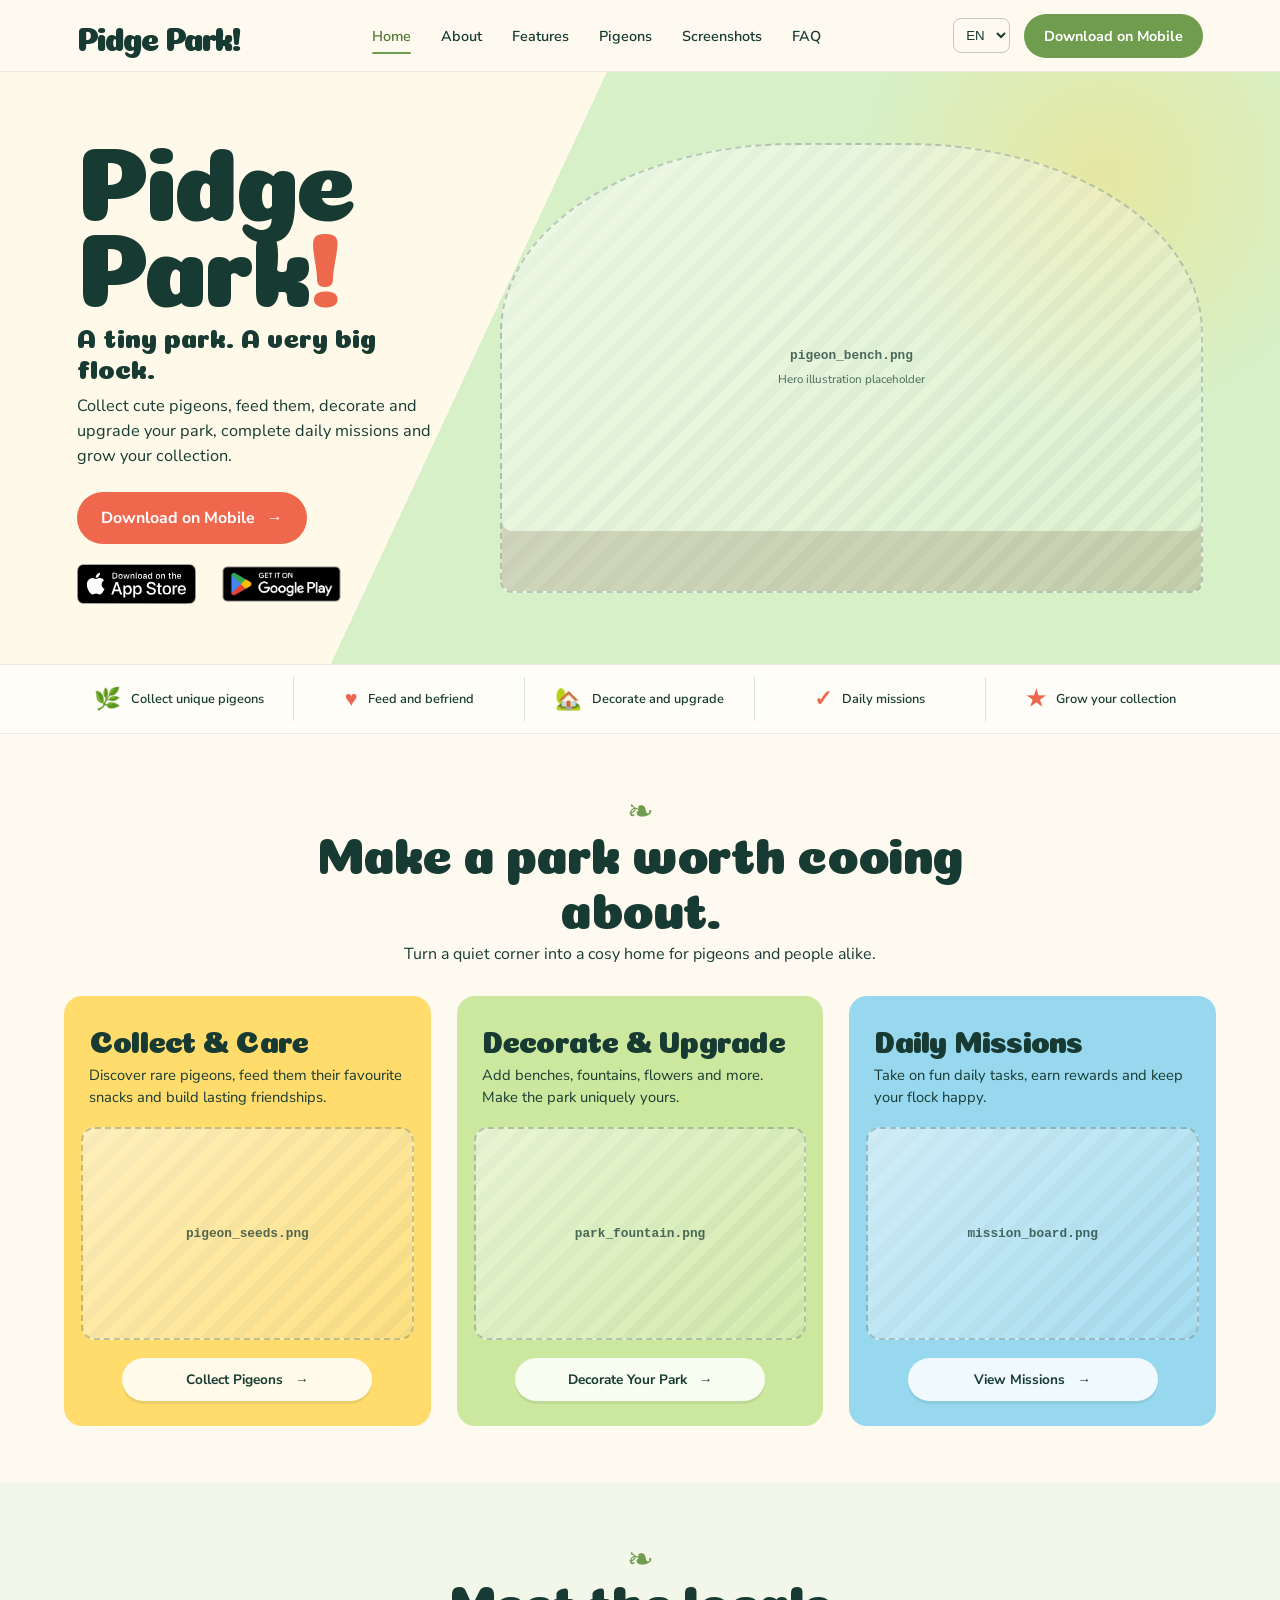
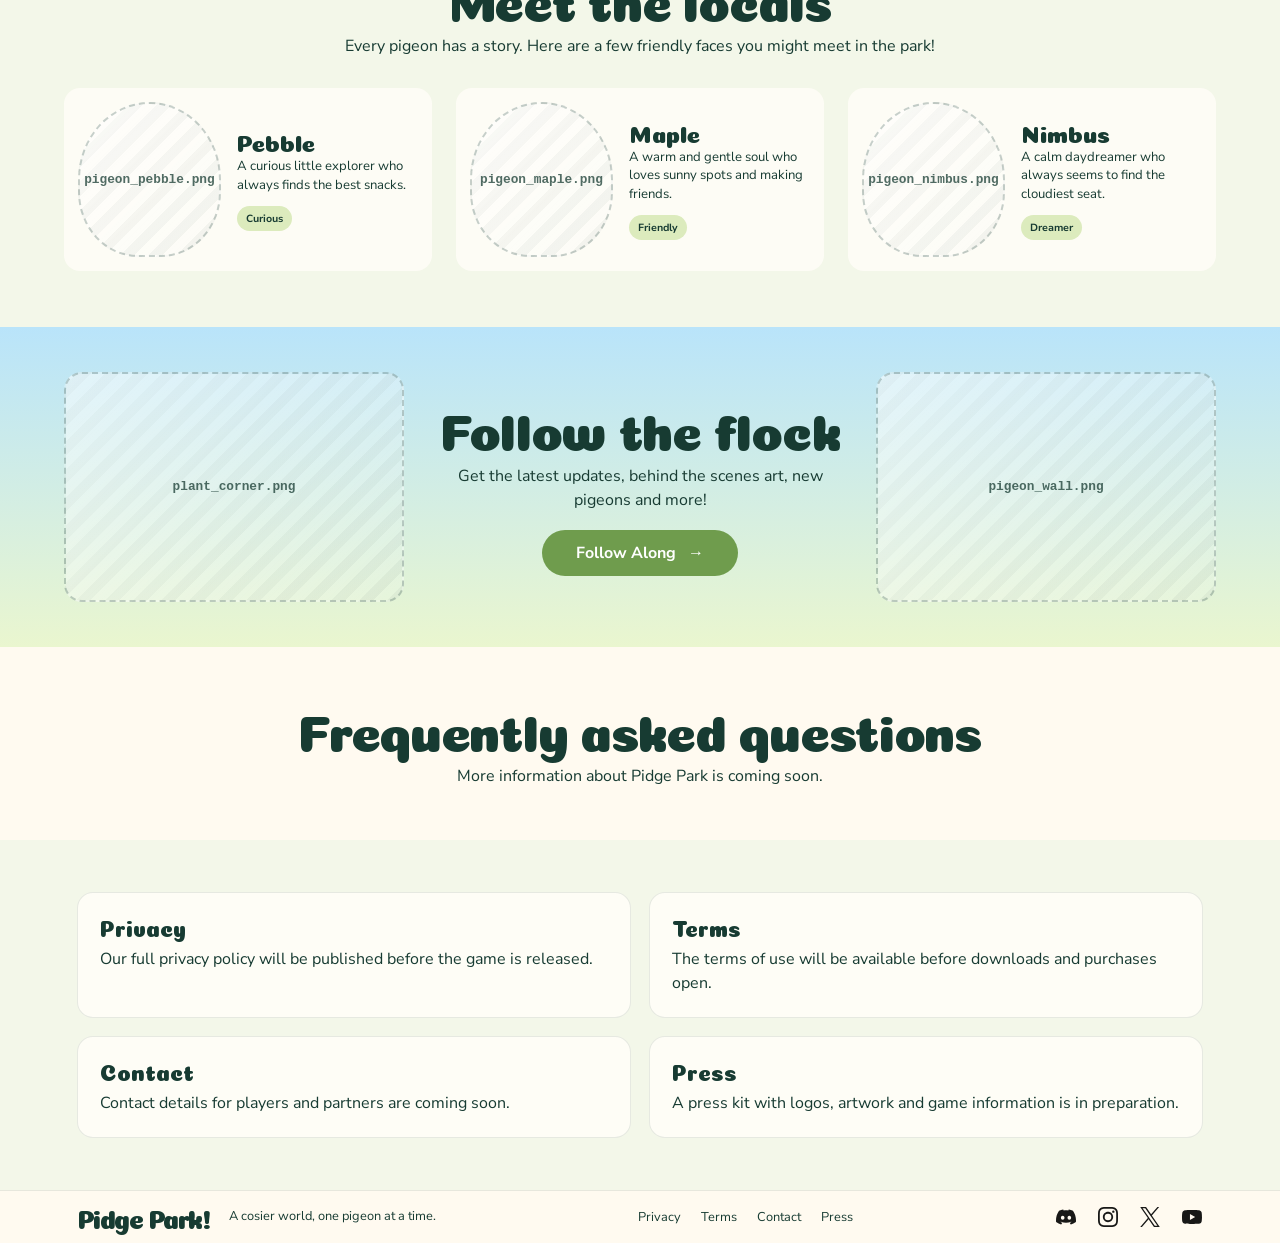
<file: docs/index.html>
<!doctype html>
<html lang="en">
  <head>
    <meta charset="UTF-8">
    <meta name="viewport" content="width=device-width, initial-scale=1.0">

    <meta
      name="description"
      content="Pidge Park! is a cosy game about collecting pigeons and giving them your love."
    >

    <title>Pidge Park!</title>

    <link rel="preconnect" href="https://fonts.googleapis.com">
    <link rel="preconnect" href="https://fonts.gstatic.com" crossorigin>
    <link
      href="https://fonts.googleapis.com/css2?family=Coiny&family=Nunito+Sans:wght@400;500;600;700&family=Patrick+Hand&display=swap"
      rel="stylesheet"
    >
    <link rel="stylesheet" href="./assets/css/style.css?v=4">
  </head>

  <body>
    <header class="site-header">
        <a class="site-logo logo" href="#home" aria-label="Pidge Park — Home">
        Pidge Park!
        </a>

        <nav class="main-navigation" aria-label="Main navigation">
        <a href="#home" data-i18n="nav.home">Home</a>
        <a href="#about" data-i18n="nav.about">About</a>
        <a href="#features" data-i18n="nav.features">Features</a>
        <a href="#pigeons" data-i18n="nav.pigeons">Pigeons</a>
        <a href="#screenshots" data-i18n="nav.screenshots">Screenshots</a>
        <a href="#faq" data-i18n="nav.faq">FAQ</a>
        </nav>

        <div class="header-actions">
        <label class="language-picker">
            <span class="visually-hidden">Language</span>

            <select id="language-select" aria-label="Language">
            <option value="en">EN</option>
            <option value="fr">FR</option>
            </select>
        </label>

        <a class="download-button" href="#download" data-i18n="nav.download">
            Download on Mobile
        </a>
        </div>
    </header>
    <main>
      <section class="hero" id="home" aria-labelledby="hero-title">
        <div class="hero-copy">
          <h1 id="hero-title">Pidge<br>Park<span aria-hidden="true">!</span></h1>
          <p class="hero-tagline" data-i18n="hero.tagline">
            A tiny park. A very big flock.
          </p>
          <p class="hero-description" data-i18n="hero.description">
            Collect cute pigeons, feed them, decorate and upgrade your park,
            complete daily missions and grow your collection.
          </p>
          <a class="hero-button" id="download" href="#">
            <span data-i18n="hero.download">Download on Mobile</span> <span aria-hidden="true">→</span>
          </a>
          <div class="store-links" aria-label="Mobile stores">
            <a class="store-badge store-badge-apple" href="#" aria-label="Download on the App Store">
              <img src="./assets/images/stores/app-store.svg" alt="Download on the App Store">
            </a>
            <a class="store-badge store-badge-google" href="#" aria-label="Get it on Google Play">
              <img src="./assets/images/stores/google-play.png" alt="Get it on Google Play">
            </a>
          </div>
        </div>

        <div class="hero-art mockup" role="img" aria-label="Pigeons sitting together on a park bench">
          <span class="mockup-name">pigeon_bench.png</span>
          <span class="mockup-note" data-i18n="mockup.hero">Hero illustration placeholder</span>
        </div>
      </section>

      <ul class="feature-strip" aria-label="Game highlights">
        <li><span aria-hidden="true">🌿</span><span data-i18n="strip.collect">Collect unique pigeons</span></li>
        <li><span aria-hidden="true">♥</span><span data-i18n="strip.feed">Feed and befriend</span></li>
        <li><span aria-hidden="true">🏡</span><span data-i18n="strip.decorate">Decorate and upgrade</span></li>
        <li><span aria-hidden="true">✓</span><span data-i18n="strip.missions">Daily missions</span></li>
        <li><span aria-hidden="true">★</span><span data-i18n="strip.collection">Grow your collection</span></li>
      </ul>

      <section class="features-section" id="about" aria-labelledby="features-title">
        <header class="section-heading">
          <p class="section-kicker" aria-hidden="true">❧</p>
          <h2 id="features-title" data-i18n="features.title">Make a park worth cooing about.</h2>
          <p data-i18n="features.intro">Turn a quiet corner into a cosy home for pigeons and people alike.</p>
        </header>

        <div class="feature-cards" id="features">
          <article class="feature-card feature-card-yellow">
            <h3 data-i18n="cards.collect.title">Collect &amp; Care</h3>
            <p data-i18n="cards.collect.description">Discover rare pigeons, feed them their favourite snacks and build lasting friendships.</p>
            <div class="card-art mockup" role="img" aria-label="Pigeon eating seeds">
              <span class="mockup-name">pigeon_seeds.png</span>
            </div>
            <a href="#pigeons"><span data-i18n="cards.collect.button">Collect Pigeons</span> <span aria-hidden="true">→</span></a>
          </article>

          <article class="feature-card feature-card-green">
            <h3 data-i18n="cards.decorate.title">Decorate &amp; Upgrade</h3>
            <p data-i18n="cards.decorate.description">Add benches, fountains, flowers and more. Make the park uniquely yours.</p>
            <div class="card-art mockup" role="img" aria-label="Decorated park with a fountain">
              <span class="mockup-name">park_fountain.png</span>
            </div>
            <a href="#screenshots"><span data-i18n="cards.decorate.button">Decorate Your Park</span> <span aria-hidden="true">→</span></a>
          </article>

          <article class="feature-card feature-card-blue">
            <h3 data-i18n="cards.missions.title">Daily Missions</h3>
            <p data-i18n="cards.missions.description">Take on fun daily tasks, earn rewards and keep your flock happy.</p>
            <div class="card-art mockup" role="img" aria-label="Clipboard showing daily missions">
              <span class="mockup-name">mission_board.png</span>
            </div>
            <a href="#faq"><span data-i18n="cards.missions.button">View Missions</span> <span aria-hidden="true">→</span></a>
          </article>
        </div>
      </section>

      <section class="pigeons-section" id="pigeons" aria-labelledby="pigeons-title">
        <header class="section-heading">
          <p class="section-kicker" aria-hidden="true">❧</p>
          <h2 id="pigeons-title" data-i18n="pigeons.title">Meet the locals</h2>
          <p data-i18n="pigeons.intro">Every pigeon has a story. Here are a few friendly faces you might meet in the park!</p>
        </header>

        <div class="pigeon-cards">
          <article class="pigeon-card">
            <div class="pigeon-portrait mockup" role="img" aria-label="Pebble the pigeon">
              <span class="mockup-name">pigeon_pebble.png</span>
            </div>
            <div><h3>Pebble</h3><p data-i18n="pigeons.pebble.description">A curious little explorer who always finds the best snacks.</p><span class="tag" data-i18n="pigeons.pebble.tag">Curious</span></div>
          </article>
          <article class="pigeon-card">
            <div class="pigeon-portrait mockup" role="img" aria-label="Maple the pigeon">
              <span class="mockup-name">pigeon_maple.png</span>
            </div>
            <div><h3>Maple</h3><p data-i18n="pigeons.maple.description">A warm and gentle soul who loves sunny spots and making friends.</p><span class="tag" data-i18n="pigeons.maple.tag">Friendly</span></div>
          </article>
          <article class="pigeon-card">
            <div class="pigeon-portrait mockup" role="img" aria-label="Nimbus the pigeon">
              <span class="mockup-name">pigeon_nimbus.png</span>
            </div>
            <div><h3>Nimbus</h3><p data-i18n="pigeons.nimbus.description">A calm daydreamer who always seems to find the cloudiest seat.</p><span class="tag" data-i18n="pigeons.nimbus.tag">Dreamer</span></div>
          </article>
        </div>
      </section>

      <section class="follow-section" id="screenshots" aria-labelledby="follow-title">
        <div class="follow-decoration mockup" role="img" aria-label="Flowers and plants in the park">
          <span class="mockup-name">plant_corner.png</span>
        </div>
        <div class="follow-copy">
          <h2 id="follow-title" data-i18n="follow.title">Follow the flock</h2>
          <p data-i18n="follow.description">Get the latest updates, behind the scenes art, new pigeons and more!</p>
          <a href="#"><span data-i18n="follow.button">Follow Along</span> <span aria-hidden="true">→</span></a>
        </div>
        <div class="follow-decoration mockup" role="img" aria-label="Pigeon standing beside flowers">
          <span class="mockup-name">pigeon_wall.png</span>
        </div>
      </section>

      <section class="faq-section" id="faq" aria-labelledby="faq-title">
        <h2 id="faq-title" data-i18n="faq.title">Frequently asked questions</h2>
        <p data-i18n="faq.description">More information about Pidge Park is coming soon.</p>
      </section>

      <section class="information-section" aria-label="Practical information">
        <article class="information-card" id="privacy">
          <h2 data-i18n="information.privacy.title">Privacy</h2>
          <p data-i18n="information.privacy.description">Our full privacy policy will be published before the game is released.</p>
        </article>
        <article class="information-card" id="terms">
          <h2 data-i18n="information.terms.title">Terms</h2>
          <p data-i18n="information.terms.description">The terms of use will be available before downloads and purchases open.</p>
        </article>
        <article class="information-card" id="contact">
          <h2 data-i18n="information.contact.title">Contact</h2>
          <p data-i18n="information.contact.description">Contact details for players and partners are coming soon.</p>
        </article>
        <article class="information-card" id="press">
          <h2 data-i18n="information.press.title">Press</h2>
          <p data-i18n="information.press.description">A press kit with logos, artwork and game information is in preparation.</p>
        </article>
      </section>
    </main>

    <footer class="site-footer">
        <div class="footer-brand">
            <a class="footer-logo logo" href="#home" aria-label="Pidge Park — Home">
            Pidge Park!
            </a>

            <p data-i18n="footer.tagline">
            A cosier world, one pigeon at a time.
            </p>
        </div>

        <nav class="footer-navigation" aria-label="Footer navigation">
            <a href="#privacy" data-i18n="footer.privacy">Privacy</a>
            <a href="#terms" data-i18n="footer.terms">Terms</a>
            <a href="#contact" data-i18n="footer.contact">Contact</a>
            <a href="#press" data-i18n="footer.press">Press</a>
        </nav>

        <div class="social-links" aria-label="Social media">
            <a href="#" aria-label="Discord">
              <img src="./assets/images/social/discord.svg" alt="">
            </a>
            <a href="#" aria-label="Instagram">
              <img src="./assets/images/social/instagram.svg" alt="">
            </a>
            <a href="#" aria-label="X">
              <img src="./assets/images/social/x.svg" alt="">
            </a>
            <a href="#" aria-label="YouTube">
              <img src="./assets/images/social/youtube.svg" alt="">
            </a>
        </div>
        </footer>

    <script src="./assets/js/main.js?v=4"></script>
  </body>
</html>
</file>
<file: docs/assets/css/style.css>
:root {
  --color-text: #173b32;
  --color-background: #fffaf0;
  --color-accent: #6f9c4d;
  --color-accent-dark: #557b39;
  --header-height: 72px;
}

* {
  box-sizing: border-box;
}

html {
  scroll-behavior: smooth;
  scroll-padding-top: calc(var(--header-height) + 20px);
}

body {
  min-height: 100vh;
  min-height: 100dvh;
  margin: 0;

  display: flex;
  flex-direction: column;

  color: var(--color-text);
  background: var(--color-background);
  font-family: "Nunito Sans", sans-serif;
}

a {
  color: inherit;
  text-decoration: none;
}

/* Header */

.site-header {
  position: sticky;
  top: 0;
  z-index: 1000;
  min-height: var(--header-height);
  padding: 0 6%;

  display: flex;
  align-items: center;
  justify-content: space-between;
  gap: 32px;

  background: rgba(255, 250, 240, 0.96);
  border-bottom: 1px solid rgba(23, 59, 50, 0.08);
}

.site-logo {
  flex-shrink: 0;
  font-size: 2rem;
  font-weight: 900;
  letter-spacing: -2px;
}

.main-navigation {
  display: flex;
  align-items: center;
  justify-content: center;
  gap: 30px;
}

.main-navigation a {
  position: relative;
  padding-block: 8px;
  font-size: 0.9rem;
  font-weight: 600;
}

.main-navigation a::after {
  content: "";
  position: absolute;
  right: 0;
  bottom: 0;
  left: 0;
  height: 2px;
  background: var(--color-accent);
  border-radius: 999px;
  transform: scaleX(0);
  transform-origin: center;
  transition: transform 180ms ease;
}

.main-navigation a:hover::after,
.main-navigation a:focus-visible::after,
.main-navigation a.is-active::after {
  transform: scaleX(1);
}

.main-navigation a.is-active {
  color: var(--color-accent-dark);
}

.main-navigation a:hover,
.main-navigation a:focus-visible {
  color: var(--color-accent-dark);
}

.header-actions {
  display: flex;
  align-items: center;
  gap: 14px;
}

.language-picker select {
  padding: 8px;

  color: var(--color-text);
  background: transparent;
  border: 1px solid rgba(23, 59, 50, 0.25);
  border-radius: 8px;

  cursor: pointer;
}

.download-button {
  padding: 12px 20px;

  color: white;
  background: var(--color-accent);
  border-radius: 999px;

  font-size: 0.9rem;
  font-weight: 700;
}

.download-button:hover,
.download-button:focus-visible {
  background: var(--color-accent-dark);
}

.visually-hidden {
  position: absolute;
  width: 1px;
  height: 1px;
  padding: 0;
  margin: -1px;

  overflow: hidden;
  clip: rect(0, 0, 0, 0);
  white-space: nowrap;
  border: 0;
}

/* Main content */

main {
  flex: 1;
  width: 100%;
}

section,
#features {
  scroll-margin-top: calc(var(--header-height) + 20px);
}

h1,
h2,
h3,
p {
  margin-top: 0;
}

h1,
h2,
h3,
.logo {
  font-family: "Coiny", sans-serif;
  font-weight: 400;
}

.hero {
  min-height: 560px;
  padding: 54px 6%;
  display: grid;
  grid-template-columns: minmax(280px, 0.8fr) minmax(420px, 1.5fr);
  align-items: center;
  gap: 48px;
  overflow: hidden;
  background:
    radial-gradient(circle at 86% 18%, rgba(255, 215, 91, 0.35), transparent 20%),
    linear-gradient(115deg, #fff9e9 0 39%, #d8f0c7 39% 100%);
}

.hero-copy {
  position: relative;
  z-index: 1;
  max-width: 520px;
}

.hero h1 {
  max-width: 520px;
  margin-bottom: 22px;
  font-size: clamp(4.4rem, 8.2vw, 8rem);
  line-height: 0.82;
  letter-spacing: -0.045em;
}

.hero h1 span {
  color: #ee684e;
}

.hero-tagline {
  margin-bottom: 12px;
  font-family: "Coiny", sans-serif;
  font-size: clamp(1.25rem, 2.1vw, 1.75rem);
  font-weight: 400;
  line-height: 1.15;
}

.hero-description {
  max-width: 480px;
  margin-bottom: 22px;
  font-size: 1.02rem;
  font-weight: 400;
  line-height: 1.55;
}

.hero-button,
.feature-card > a,
.follow-copy > a {
  display: inline-flex;
  align-items: center;
  justify-content: center;
  gap: 12px;
  border-radius: 999px;
  font-weight: 700;
  transition: transform 160ms ease, background 160ms ease;
}

.hero-button {
  padding: 15px 24px;
  color: white;
  background: #ef684e;
}

.hero-button:hover,
.hero-button:focus-visible,
.feature-card > a:hover,
.feature-card > a:focus-visible,
.follow-copy > a:hover,
.follow-copy > a:focus-visible {
  transform: translateY(-2px);
}

.store-links {
  margin-top: 14px;
  display: flex;
  align-items: center;
  gap: 18px;
}

.store-badge {
  display: inline-flex;
  align-items: center;
  transition: transform 160ms ease, opacity 160ms ease;
}

.store-badge:hover,
.store-badge:focus-visible {
  opacity: 0.82;
  transform: translateY(-2px);
}

.store-badge img {
  display: block;
  width: auto;
}

.store-badge-apple img {
  height: 40px;
}

.store-badge-google img {
  width: 135px;
}

.mockup {
  display: grid;
  place-content: center;
  place-items: center;
  gap: 8px;
  padding: 16px;
  color: rgba(23, 59, 50, 0.75);
  background:
    linear-gradient(135deg, rgba(255, 255, 255, 0.55), rgba(255, 255, 255, 0.15)),
    repeating-linear-gradient(-45deg, rgba(23, 59, 50, 0.055) 0 10px, transparent 10px 20px);
  border: 2px dashed rgba(23, 59, 50, 0.24);
  text-align: center;
}

.mockup-name {
  font-family: ui-monospace, SFMono-Regular, Menlo, monospace;
  font-size: 0.8rem;
  font-weight: 700;
}

.mockup-note {
  font-size: 0.72rem;
}

.sign-text {
  font-family: "Patrick Hand", cursive;
}

.hero-art {
  min-height: 450px;
  border-radius: 42% 42% 12px 12px;
  box-shadow: inset 0 -60px 0 rgba(113, 83, 49, 0.2);
}

.feature-strip {
  min-height: 64px;
  margin: 0;
  padding: 12px 5%;
  display: grid;
  grid-template-columns: repeat(5, 1fr);
  align-items: center;
  list-style: none;
  background: #fffdf8;
  border-block: 1px solid rgba(23, 59, 50, 0.09);
}

.feature-strip li {
  padding: 7px 14px;
  display: flex;
  align-items: center;
  justify-content: center;
  gap: 10px;
  border-right: 1px solid rgba(23, 59, 50, 0.15);
  font-size: 0.8rem;
  font-weight: 600;
  text-align: center;
}

.feature-strip li:last-child {
  border-right: 0;
}

.feature-strip span[aria-hidden="true"] {
  color: #ee684e;
  font-size: 1.35rem;
}

.features-section,
.pigeons-section {
  padding: 56px 5%;
}

.features-section {
  background: #fffaf0;
}

.pigeons-section {
  background: #f3f7e9;
}

.section-heading {
  max-width: 760px;
  margin: 0 auto 30px;
  text-align: center;
}

.section-kicker {
  margin-bottom: -12px;
  color: var(--color-accent);
  font-size: 2rem;
}

.section-heading h2,
.follow-copy h2,
.faq-section h2 {
  margin-bottom: 10px;
  font-size: clamp(2rem, 4vw, 3.2rem);
  line-height: 1.08;
  letter-spacing: -0.025em;
}

.section-heading > p:last-child,
.follow-copy p,
.faq-section p {
  margin-bottom: 0;
  font-size: 1rem;
  font-weight: 400;
  line-height: 1.5;
}

.feature-cards {
  max-width: 1380px;
  margin: 0 auto;
  display: grid;
  grid-template-columns: repeat(3, 1fr);
  gap: 26px;
}

.feature-card {
  min-height: 430px;
  padding: 25px;
  display: flex;
  flex-direction: column;
  border-radius: 18px;
  overflow: hidden;
}

.feature-card-yellow { background: #ffdc6c; }
.feature-card-green { background: #cce89f; }
.feature-card-blue { background: #98d8ef; }

.feature-card h3 {
  margin-bottom: 10px;
  font-size: clamp(1.65rem, 2.4vw, 2rem);
  line-height: 1.1;
  letter-spacing: -0.025em;
}

.feature-card p {
  margin-bottom: 18px;
  font-size: 0.92rem;
  font-weight: 400;
  line-height: 1.5;
}

.card-art {
  min-height: 210px;
  flex: 1;
  margin: 0 -8px 18px;
  border-radius: 14px;
}

.feature-card > a {
  width: min(100%, 250px);
  margin: auto auto 0;
  padding: 12px 18px;
  background: rgba(255, 255, 255, 0.86);
  box-shadow: 0 3px 0 rgba(23, 59, 50, 0.09);
  font-size: 0.85rem;
}

.pigeon-cards {
  max-width: 1380px;
  margin: 0 auto;
  display: grid;
  grid-template-columns: repeat(3, 1fr);
  gap: 24px;
}

.pigeon-card {
  min-width: 0;
  padding: 14px;
  display: grid;
  grid-template-columns: minmax(110px, 42%) 1fr;
  align-items: center;
  gap: 16px;
  background: rgba(255, 253, 248, 0.88);
  border-radius: 16px;
}

.pigeon-portrait {
  min-height: 155px;
  border-radius: 50% 50% 42% 42%;
}

.pigeon-card h3 {
  margin-bottom: 4px;
  font-size: 1.45rem;
  line-height: 1.1;
}

.pigeon-card p {
  margin-bottom: 12px;
  font-size: 0.82rem;
  font-weight: 400;
  line-height: 1.4;
}

.tag {
  display: inline-block;
  padding: 5px 9px;
  background: #dcebbd;
  border-radius: 999px;
  font-size: 0.65rem;
  font-weight: 700;
}

.follow-section {
  min-height: 320px;
  padding: 32px 5%;
  display: grid;
  grid-template-columns: minmax(180px, 1fr) minmax(320px, 1.2fr) minmax(180px, 1fr);
  align-items: center;
  gap: 32px;
  background: linear-gradient(#b9e4fa, #eaf6cf);
}

.follow-decoration {
  min-height: 230px;
  border-radius: 18px;
}

.follow-copy {
  text-align: center;
}

.follow-copy > a {
  margin-top: 18px;
  padding: 12px 34px;
  color: white;
  background: var(--color-accent);
}

.faq-section {
  padding: 52px 6%;
  text-align: center;
  background: #fffaf0;
}

.information-section {
  padding: 52px 6%;
  display: grid;
  grid-template-columns: repeat(2, minmax(0, 1fr));
  gap: 18px;
  background: #f3f7e9;
}

.information-card {
  padding: 22px;
  background: rgba(255, 253, 248, 0.9);
  border: 1px solid rgba(23, 59, 50, 0.1);
  border-radius: 16px;
}

.information-card h2 {
  margin-bottom: 8px;
  font-size: 1.35rem;
}

.information-card p {
  margin-bottom: 0;
  line-height: 1.5;
}

/* Petit écran temporaire */

@media (max-width: 900px) {
  html {
    scroll-padding-top: 145px;
  }

  section,
  #features {
    scroll-margin-top: 145px;
  }

  .site-header {
    padding: 16px 5%;
    flex-wrap: wrap;
  }

  .main-navigation {
    order: 3;
    width: 100%;
    gap: 18px;
    overflow-x: auto;
    justify-content: flex-start;
  }

  .hero {
    grid-template-columns: 1fr;
  }

  .hero-copy {
    max-width: 660px;
  }

  .hero-art {
    min-height: 360px;
  }

  .feature-strip {
    grid-template-columns: repeat(2, 1fr);
  }

  .feature-strip li {
    border: 0;
  }

  .feature-cards,
  .pigeon-cards,
  .information-section {
    grid-template-columns: 1fr;
  }

  .feature-card {
    min-height: 390px;
  }

  .follow-section {
    grid-template-columns: 1fr 1.5fr;
  }

  .follow-decoration:last-child {
    display: none;
  }
}

@media (prefers-reduced-motion: reduce) {
  html {
    scroll-behavior: auto;
  }

  *,
  *::before,
  *::after {
    scroll-behavior: auto !important;
    animation-duration: 0.01ms !important;
    animation-iteration-count: 1 !important;
    transition-duration: 0.01ms !important;
  }

  .hero-button:hover,
  .hero-button:focus-visible,
  .feature-card > a:hover,
  .feature-card > a:focus-visible,
  .follow-copy > a:hover,
  .follow-copy > a:focus-visible,
  .store-badge:hover,
  .store-badge:focus-visible,
  .social-links a:hover,
  .social-links a:focus-visible {
    transform: none;
  }
}

@media (max-width: 560px) {
  .download-button {
    display: none;
  }

  .site-logo {
    font-size: 1.6rem;
  }

  .hero {
    min-height: auto;
    padding: 42px 5%;
  }

  .hero h1 {
    font-size: clamp(4rem, 25vw, 6.5rem);
  }

  .hero-art {
    min-height: 280px;
  }

  .store-links {
    flex-wrap: wrap;
  }

  .feature-strip,
  .follow-section {
    grid-template-columns: 1fr;
  }

  .feature-strip li {
    justify-content: flex-start;
  }

  .features-section,
  .pigeons-section {
    padding: 44px 5%;
  }

  .pigeon-card {
    grid-template-columns: 1fr;
  }

  .follow-decoration {
    min-height: 180px;
  }
}

/* Footer */

.site-footer {
  flex-shrink: 0;
  padding: 12px 6%;

  display: flex;
  align-items: center;
  justify-content: space-between;
  gap: 32px;

  background: #fffaf0;
  border-top: 1px solid rgba(23, 59, 50, 0.1);
}

.footer-brand {
  display: flex;
  align-items: center;
  gap: 20px;
}

.footer-logo {
  flex-shrink: 0;
  font-size: 1.6rem;
  font-weight: 400;
  letter-spacing: -1.5px;
}

.footer-brand p {
  margin: 0;
  font-size: 0.8rem;
  line-height: 1.4;
}

.footer-navigation,
.social-links {
  display: flex;
  align-items: center;
  gap: 20px;
}

.footer-navigation a {
  font-size: 0.8rem;
}

.footer-navigation a:hover,
.footer-navigation a:focus-visible,
.social-links a:hover,
.social-links a:focus-visible {
  color: var(--color-accent-dark);
}

.social-links a {
  width: 22px;
  height: 22px;
  display: grid;
  place-items: center;
  opacity: 0.9;
  transition: opacity 160ms ease, transform 160ms ease;
}

.social-links a:hover,
.social-links a:focus-visible {
  opacity: 0.65;
  transform: translateY(-2px);
}

.social-links img {
  display: block;
  width: 20px;
  height: 20px;
}

/* Footer sur tablette et mobile */

@media (max-width: 900px) {
  .site-footer {
    padding: 16px 5%;
    flex-direction: column;
    gap: 12px;
    text-align: center;
  }

  .footer-brand {
    flex-direction: column;
    gap: 4px;
  }

  .footer-navigation,
  .social-links {
    flex-wrap: wrap;
    justify-content: center;
    gap: 12px;
  }
}
</file>
